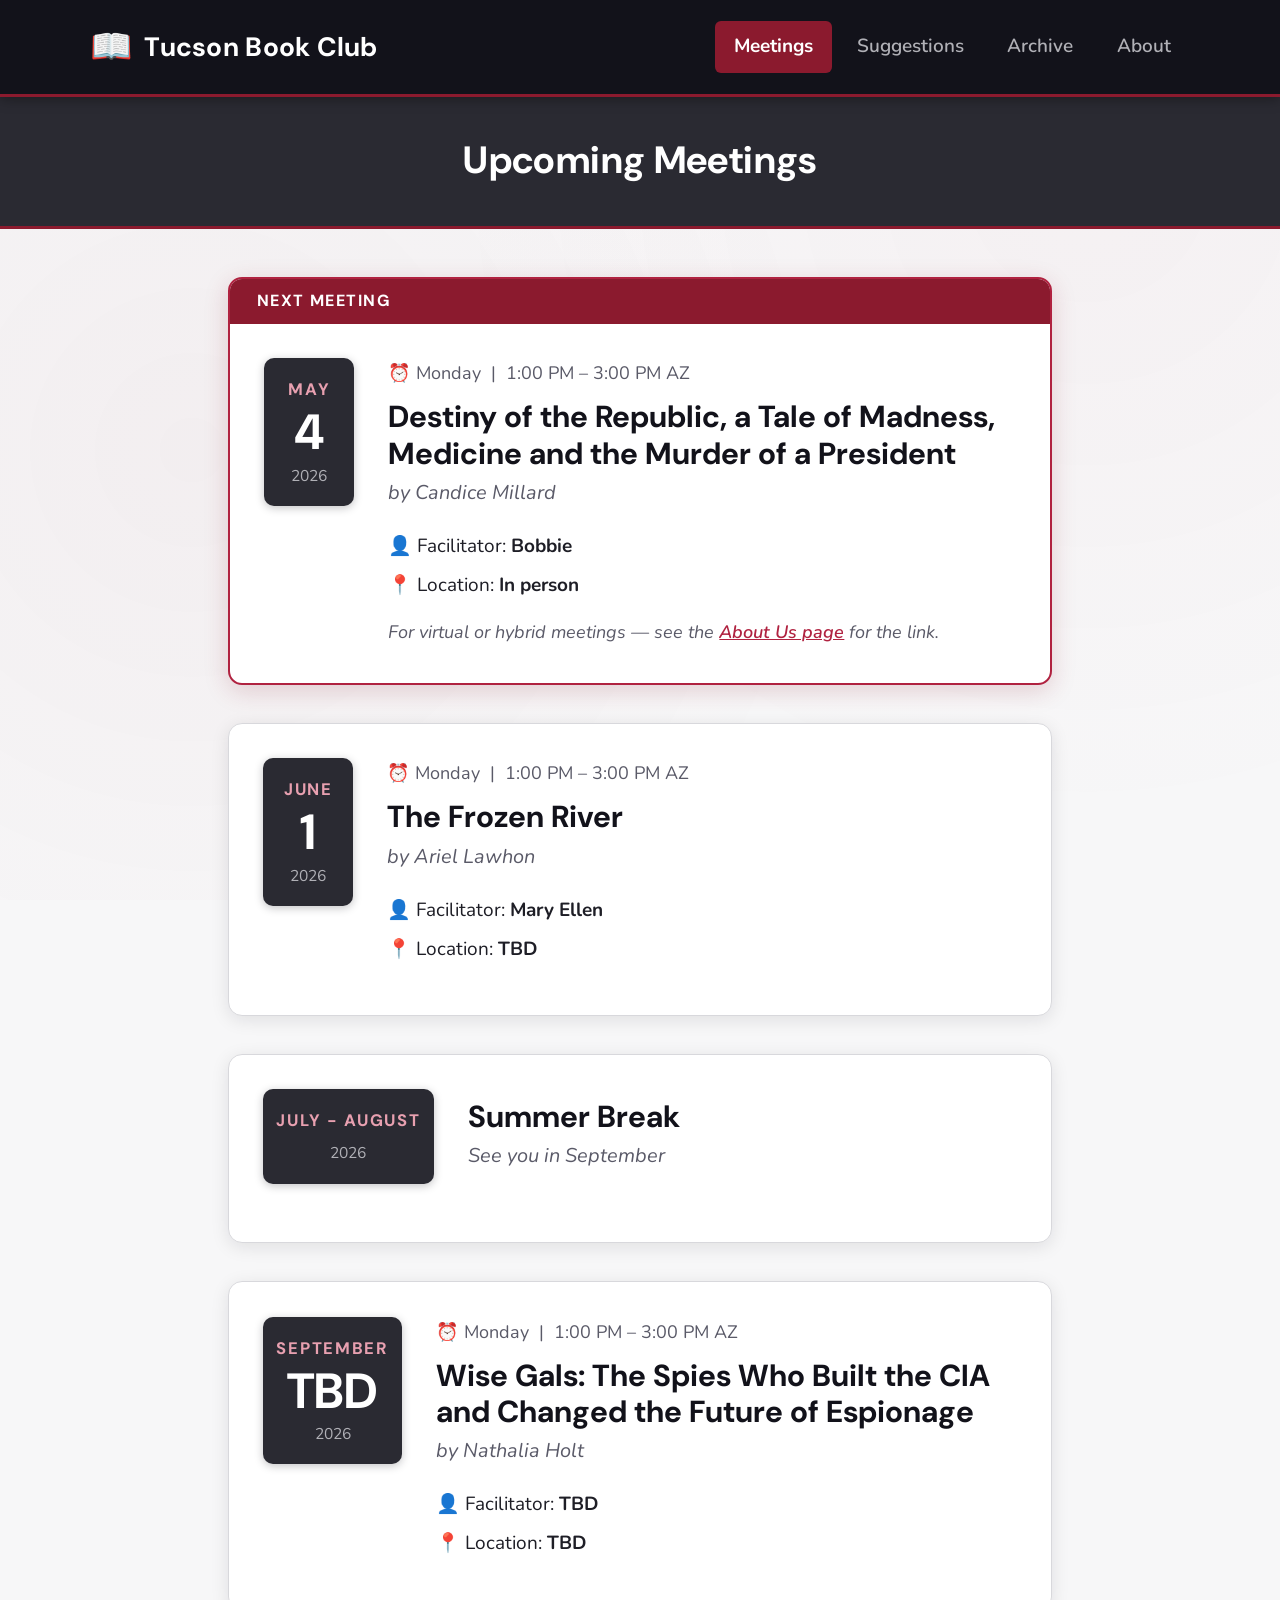
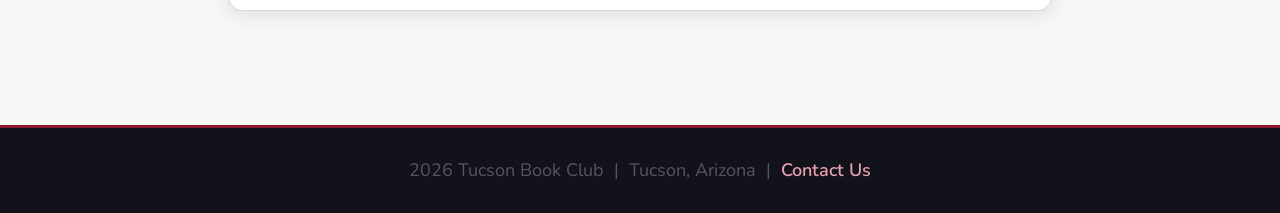
<file: index.html>
<!DOCTYPE html>
<html lang="en">
<head>
  <meta charset="UTF-8" />
  <meta name="viewport" content="width=device-width, initial-scale=1.0" />
  <title>Tucson Book Club</title>
  <link rel="stylesheet" href="style.css" />
  <link href="https://fonts.googleapis.com/css2?family=Playfair+Display:wght@400;600;700&family=Lora:ital,wght@0,400;0,500;1,400&display=swap" rel="stylesheet" />
</head>
<body>

  <!-- NAVIGATION -->
  <header>
    <div class="header-inner">
      <div class="logo">
        <span class="logo-icon">📖</span>
        <span class="logo-text">Tucson Book Club</span>
      </div>
      <nav>
        <a href="index.html" class="nav-link">Meetings</a>
        <a href="suggest.html" class="nav-link">Suggestions</a>
        <a href="archive.html" class="nav-link">Archive</a>
        <a href="about.html" class="nav-link active">About</a>
      </nav>
    </div>
  </header>

  <!-- HERO -->
  <section class="hero">
    <h1>Upcoming Meetings</h1>
   <!-- <p class="hero-sub"></p> -->
  </section>

  <!-- MEETINGS -->
  <main class="container">

    <div class="meeting-card featured">
      <div class="meeting-badge">Next Meeting</div>
      <div class="meeting-body">
        <div class="meeting-date-block">
          <span class="meeting-month">May</span>
          <span class="meeting-day">4</span>
          <span class="meeting-year">2026</span>
        </div>
        <div class="meeting-details">
          <div class="meeting-time">⏰ Monday &nbsp;|&nbsp; 1:00 PM – 3:00 PM AZ</div>
          <h2 class="book-title">Destiny of the Republic, a Tale of Madness, Medicine and the Murder of a President</h2>
          <p class="book-author">by Candice Millard</p>
          <div class="meeting-meta">
            <span class="meta-item">👤 Facilitator: <strong>Bobbie</strong></span>
            <span class="meta-item">📍 Location: <strong>In person</strong></span>
          </div>
          <p class="meeting-note">For virtual or hybrid meetings — see the <a href="about.html">About Us page</a> for the link.</p>
        </div>
      </div>
    </div>

    <div class="meeting-card">
      <div class="meeting-body">
        <div class="meeting-date-block">
          <span class="meeting-month">June</span>
          <span class="meeting-day">1</span>
          <span class="meeting-year">2026</span>
        </div>
        <div class="meeting-details">
          <div class="meeting-time">⏰ Monday &nbsp;|&nbsp; 1:00 PM – 3:00 PM AZ</div>
          <h2 class="book-title">The Frozen River</h2>
          <p class="book-author">by Ariel Lawhon</p>
          <div class="meeting-meta">
            <span class="meta-item">👤 Facilitator: <strong>Mary Ellen</strong></span>
            <span class="meta-item">📍 Location: <strong>TBD</strong></span>
          </div>
        </div>
      </div>
    </div>

    <div class="meeting-card">
      <div class="meeting-body">
        <div class="meeting-date-block">
          <span class="meeting-month">July - August</span>
          <span class="meeting-day"></span>
          <span class="meeting-year">2026</span>
        </div>
        <div class="meeting-details">
          <div class="meeting-time"></div>
          <h2 class="book-title">Summer Break</h2>
          <p class="book-author"> See you in September</p>
          <div class="meeting-meta">
           
          </div>
        </div>
      </div>
    </div>

     <div class="meeting-card">
      <div class="meeting-body">
        <div class="meeting-date-block">
          <span class="meeting-month">September</span>
          <span class="meeting-day">TBD</span>
          <span class="meeting-year">2026</span>
        </div>
        <div class="meeting-details">
          <div class="meeting-time">⏰ Monday &nbsp;|&nbsp; 1:00 PM – 3:00 PM AZ</div>
          <h2 class="book-title">Wise Gals: The Spies Who Built the CIA and Changed the Future of Espionage</h2>
          <p class="book-author">by Nathalia Holt</p>
          <div class="meeting-meta">
            <span class="meta-item">👤 Facilitator: <strong>TBD</strong></span>
            <span class="meta-item">📍 Location: <strong>TBD</strong></span>
          </div>
        </div>
      </div>
    </div>
    
  </main>

  <footer>
    <p>2026 Tucson Book Club &nbsp;|&nbsp; Tucson, Arizona &nbsp;|&nbsp; <a href="about.html">Contact Us</a></p>
  </footer>

  <script src="active-nav.js"></script>
</body>
</html>
</file>
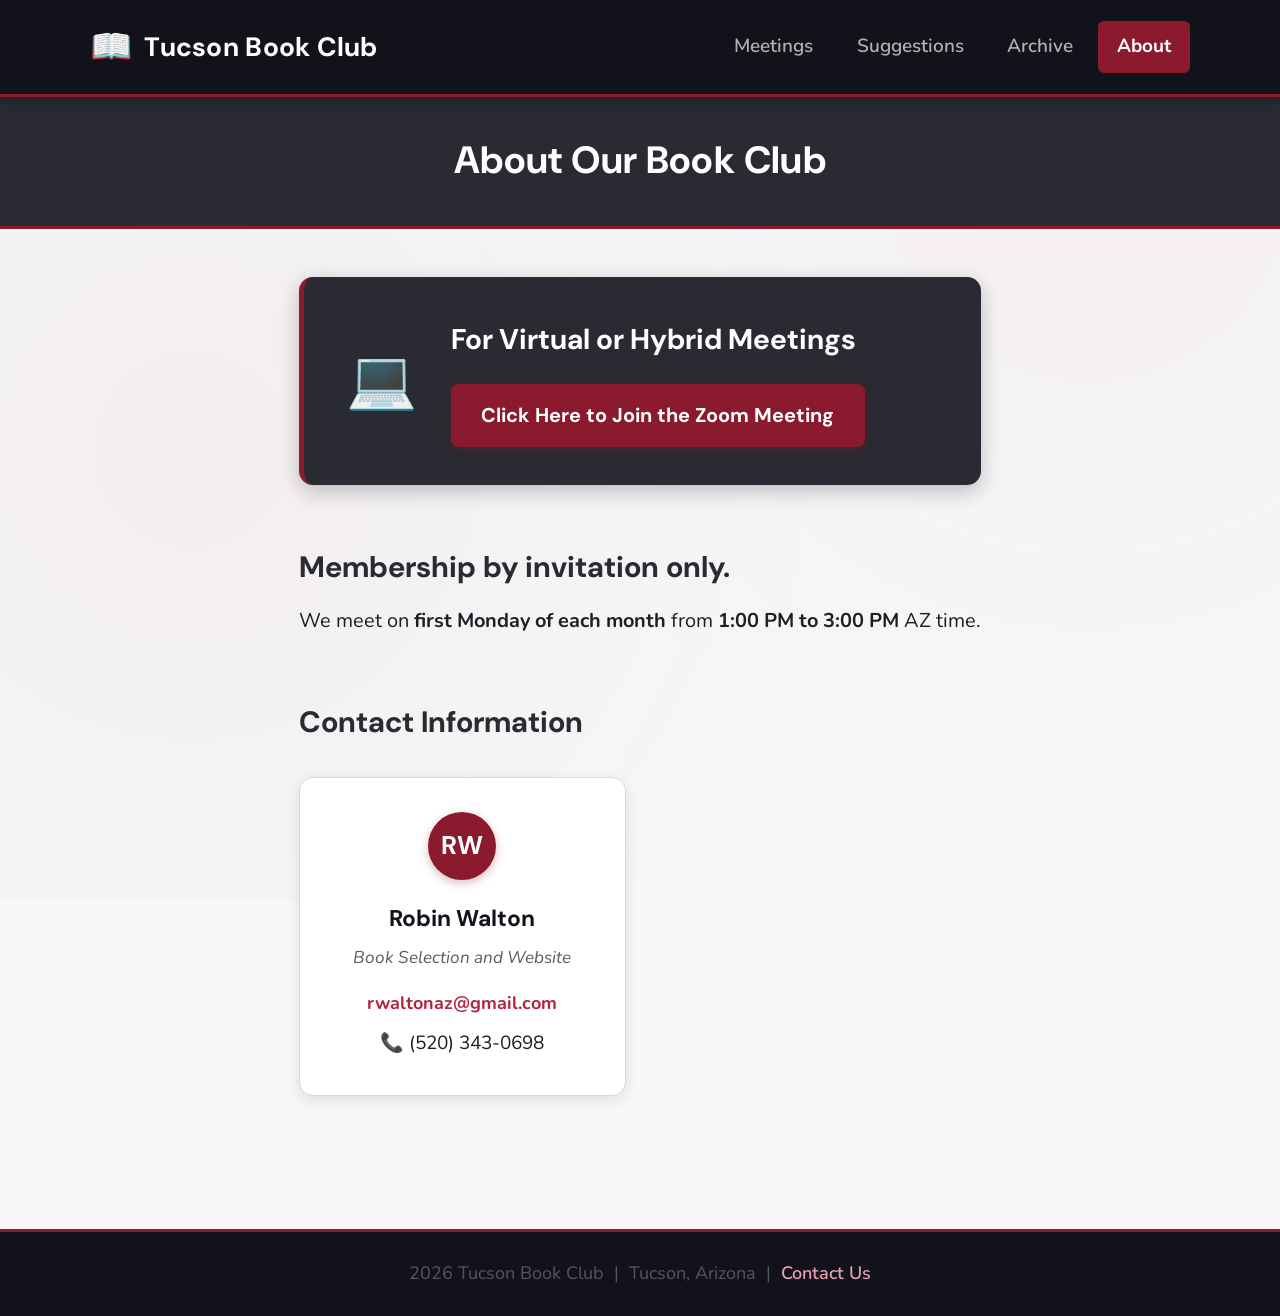
<file: about.html>
<!DOCTYPE html>
<html lang="en">
<head>
  <meta charset="UTF-8" />
  <meta name="viewport" content="width=device-width, initial-scale=1.0" />
  <title>About – Tucson Book Club</title>
  <link rel="stylesheet" href="style.css" />
  <link href="https://fonts.googleapis.com/css2?family=Playfair+Display:wght@400;600;700&family=Lora:ital,wght@0,400;0,500;1,400&display=swap" rel="stylesheet" />
</head>
<body>

  <header>
    <div class="header-inner">
      <div class="logo">
        <span class="logo-icon">📖</span>
        <span class="logo-text">Tucson Book Club</span>
      </div>
      <nav>
        <a href="index.html" class="nav-link">Meetings</a>
        <a href="suggest.html" class="nav-link">Suggestions</a>
        <a href="archive.html" class="nav-link">Archive</a>
        <a href="about.html" class="nav-link active">About</a>
      </nav>
    </div>
  </header>

  <section class="hero">
    <h1>About Our Book Club</h1>
    <p class="hero-sub"></p>
  </section>

  <main class="container">

    <!-- Zoom link -->
    <div class="zoom-card">
      <div class="zoom-icon">💻</div>
      <div class="zoom-info">
        <h2>For Virtual or Hybrid Meetings</h2>
        <p></p>
        <a href="https://us02web.zoom.us/j/89806536662?pwd=qfnOGlGRNMkGeJp8zbqNefHfnOcWbJ.1" target="_blank" class="zoom-link-btn">
          Click Here to Join the Zoom Meeting
        </a>
      <!--  <p class="zoom-id">Meeting ID: <strong>123 456 789</strong> &nbsp;|&nbsp; Passcode: <strong>ReadMore</strong></p>-->
      </div>
    </div>

    <!-- About description -->
    <div class="about-section">
      <h2 class="section-title">Membership by invitation only.</h2>
      <div class="about-text">
       <p>We meet on <strong>first Monday of each month</strong> from <strong>1:00 PM to 3:00 PM</strong> AZ time.</p>
      </div>
    </div>

    <!-- Contact members -->
    <div class="about-section">
      <h2 class="section-title">Contact Information</h2>
      <p class="section-note"></p>

      <div class="contact-grid">

        <div class="contact-card">
          <div class="contact-avatar">RW</div>
          <h3 class="contact-name">Robin Walton</h3>
          <p class="contact-role">Book Selection and Website</p>
          <a href="mailto:rwaltonaz@gmail.com" class="contact-email">rwaltonaz@gmail.com</a>
          <p class="contact-phone">📞 (520) 343-0698</p>
        </div>
<!--
        <div class="contact-card">
          <div class="contact-avatar">DC</div>
          <h3 class="contact-name">Dorothy Chen</h3>
          <p class="contact-role">Meeting Scheduler</p>
          <a href="mailto:xxx@email.com" class="contact-email">xxx@email.com</a>
          <p class="contact-phone">📞 (520) 555-0142</p>
        </div>

        <div class="contact-card">
          <div class="contact-avatar">MS</div>
          <h3 class="contact-name">TBD</h3>
          <p class="contact-role">TBD</p>
          <a href="mailto:xxx@email.com" class="contact-email">xxx@email.com</a>
          <p class="contact-phone">📞 (520) 555-0178 cell</p>
        -->
        </div>

      </div>
    </div>

  </main>

  <footer>
    <p>2026 Tucson Book Club &nbsp;|&nbsp; Tucson, Arizona &nbsp;|&nbsp; <a href="about.html">Contact Us</a></p>
  </footer>

  <script src="active-nav.js"></script>
</body>
</html>
</file>
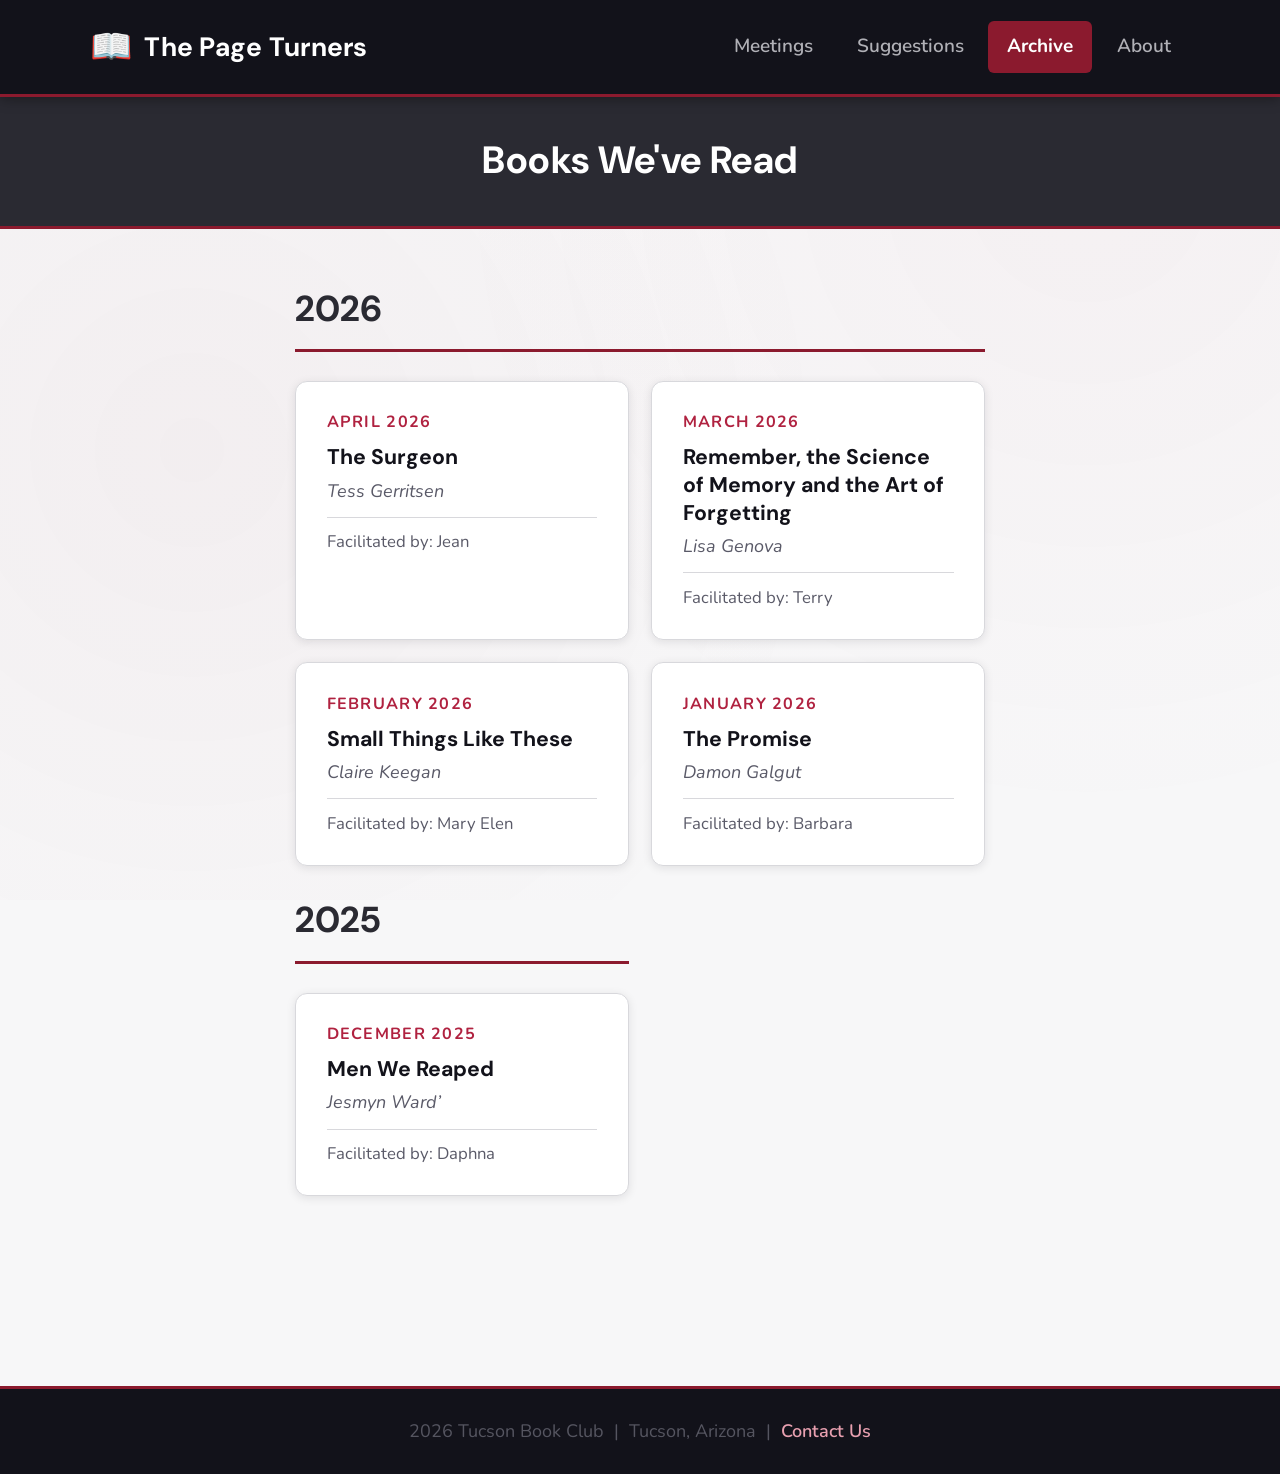
<file: archive.html>
<!DOCTYPE html>
<html lang="en">
<head>
  <meta charset="UTF-8" />
  <meta name="viewport" content="width=device-width, initial-scale=1.0" />
  <title>Past Books – Tucson Book Club</title>
  <link rel="stylesheet" href="style.css" />
  <link href="https://fonts.googleapis.com/css2?family=Playfair+Display:wght@400;600;700&family=Lora:ital,wght@0,400;0,500;1,400&display=swap" rel="stylesheet" />
</head>
<body>

  <header>
    <div class="header-inner">
      <div class="logo">
        <span class="logo-icon">📖</span>
        <span class="logo-text">The Page Turners</span>
      </div>
      <nav>
         <a href="index.html" class="nav-link">Meetings</a>
        <a href="suggest.html" class="nav-link">Suggestions</a>
        <a href="archive.html" class="nav-link">Archive</a>
        <a href="about.html" class="nav-link active">About</a>
      </nav>
    </div>
  </header>

  <section class="hero">
    <h1>Books We've Read</h1>
    <p class="hero-sub"></p>
  </section>

  <main class="container">

    <div class="archive-year-group">
      <h2 class="year-heading">2026</h2>
      <div class="archive-grid">
<!--
         <div class="archive-card">
          <div class="archive-month">May 2026</div>
          <h3 class="archive-title">Title</h3>
          <p class="archive-author">Author</p>
          <p class="archive-facilitator">Facilitated by: Name</p> 
        </div>
-->
        <div class="archive-card">
          <div class="archive-month">April 2026</div>
          <h3 class="archive-title">The Surgeon</h3>
          <p class="archive-author">Tess Gerritsen</p>
          <p class="archive-facilitator">Facilitated by: Jean</p>
        </div>

        <div class="archive-card">
          <div class="archive-month">March 2026</div>
          <h3 class="archive-title">Remember, the Science of Memory and the Art of Forgetting</h3>
          <p class="archive-author">Lisa Genova</p>
          <p class="archive-facilitator">Facilitated by: Terry</p>
        </div>

        <div class="archive-card">
          <div class="archive-month">February 2026</div>
          <h3 class="archive-title">Small Things Like These</h3>
          <p class="archive-author">Claire Keegan</p>
          <p class="archive-facilitator">Facilitated by: Mary Elen</p>
        </div>

        <div class="archive-card">
          <div class="archive-month">January 2026</div>
          <h3 class="archive-title">The Promise</h3>
          <p class="archive-author">Damon Galgut</p>
          <p class="archive-facilitator">Facilitated by: Barbara</p>
        </div>
        
         <div class="archive-year-group">
      <h2 class="year-heading">2025</h2>
      <div class="archive-grid">

        <div class="archive-card">
          <div class="archive-month">December 2025</div>
          <h3 class="archive-title">Men We Reaped</h3>
          <p class="archive-author">Jesmyn Ward’</p>
          <p class="archive-facilitator">Facilitated by: Daphna</p>
        </div>

      </div>
    </div>

  </main>

  <footer>
    <p>2026 Tucson Book Club &nbsp;|&nbsp; Tucson, Arizona &nbsp;|&nbsp; <a href="about.html">Contact Us</a></p>
  </footer>

  <script src="active-nav.js"></script>
</body>
</html>
</file>
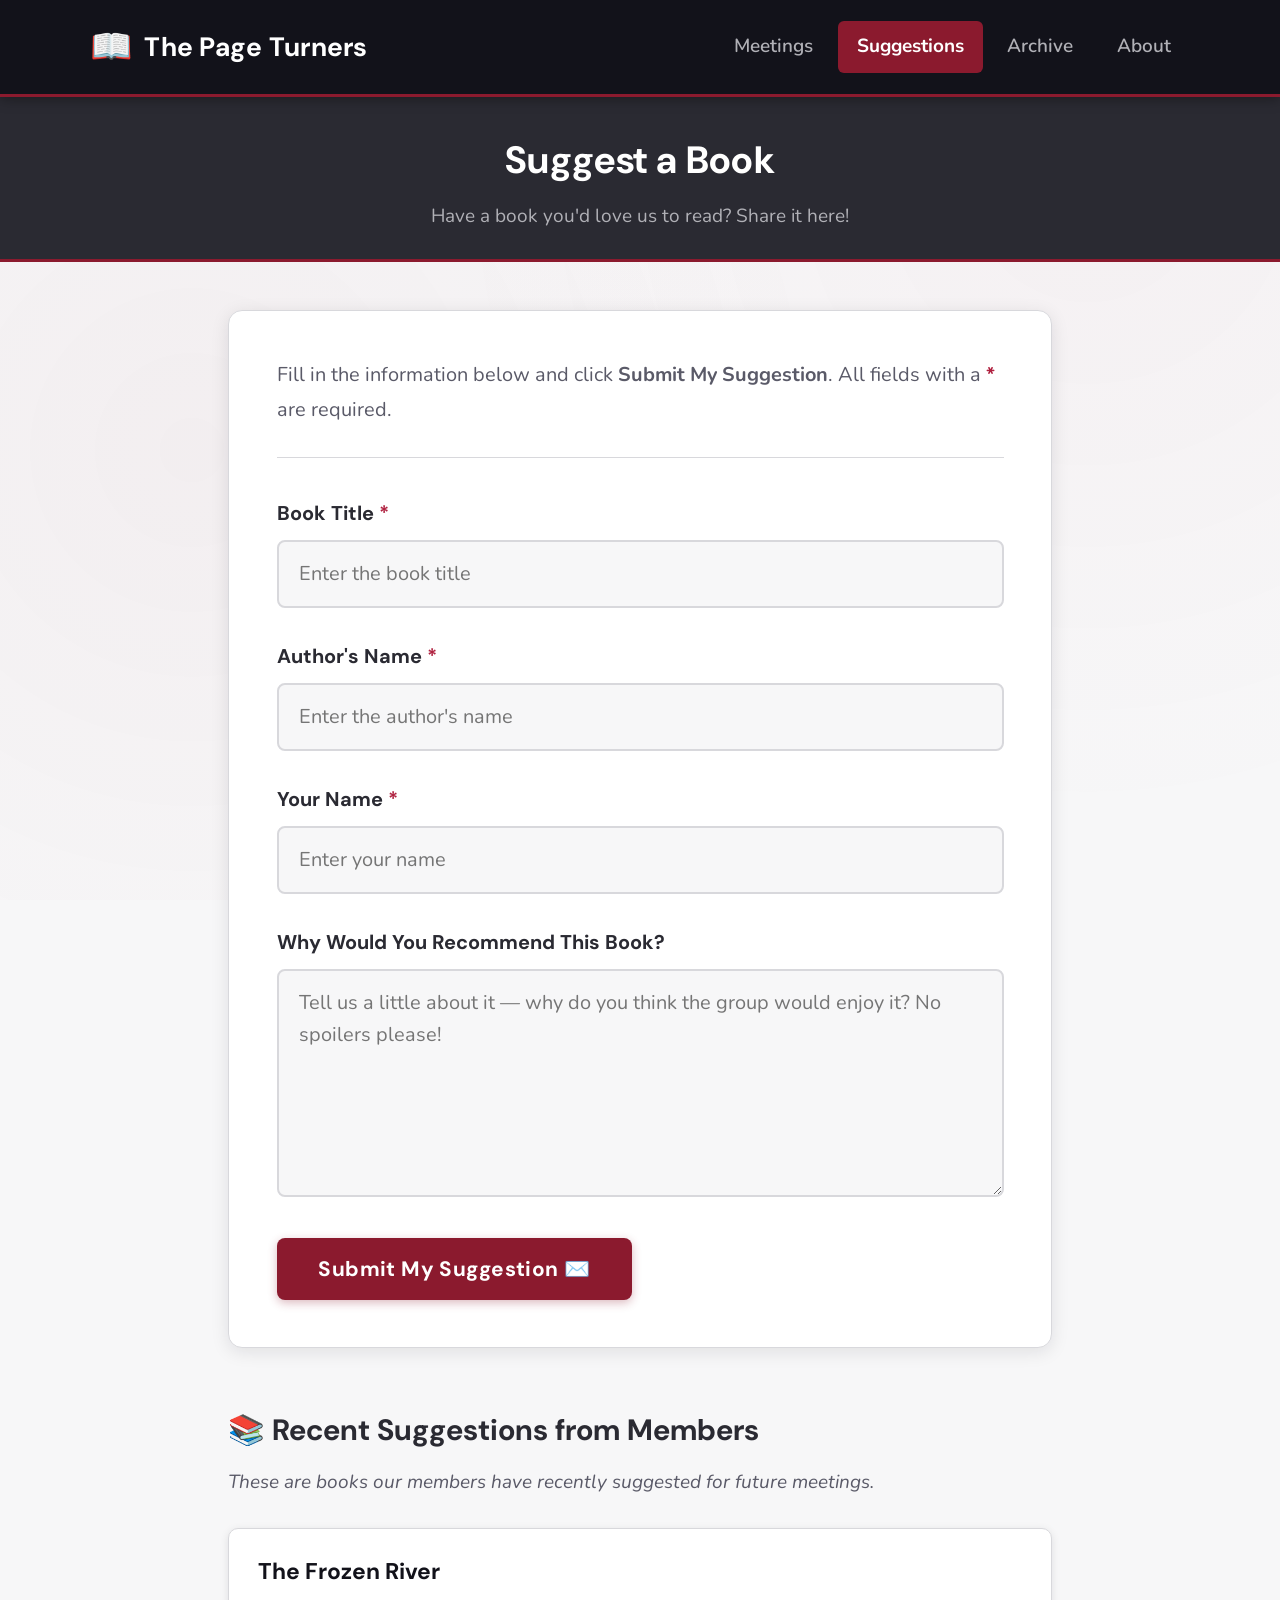
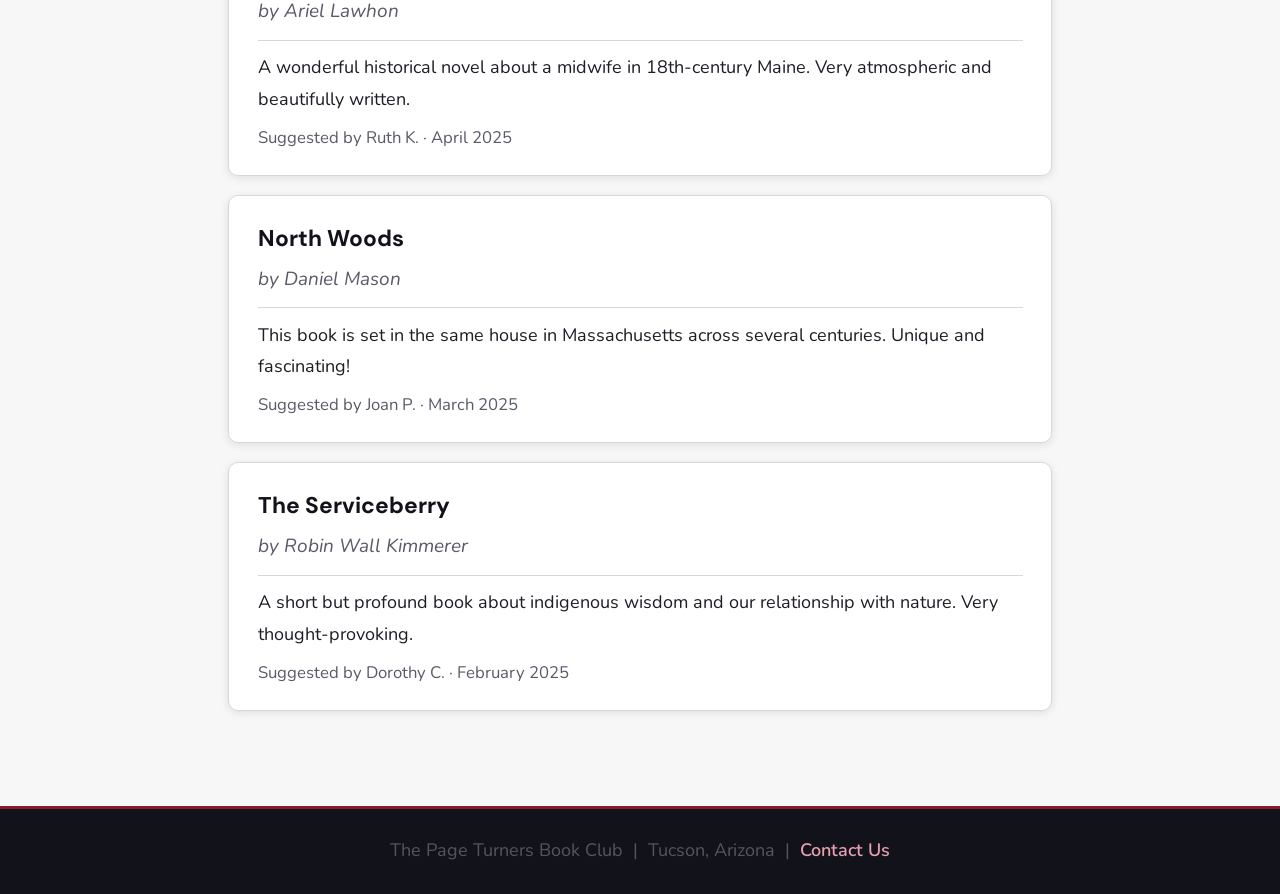
<file: suggest.html>
<!DOCTYPE html>
<html lang="en">
<head>
  <meta charset="UTF-8" />
  <meta name="viewport" content="width=device-width, initial-scale=1.0" />
  <title>Suggest a Book – The Page Turners</title>
  <link rel="stylesheet" href="style.css" />
  <link href="https://fonts.googleapis.com/css2?family=Playfair+Display:wght@400;600;700&family=Lora:ital,wght@0,400;0,500;1,400&display=swap" rel="stylesheet" />
</head>
<body>

  <header>
    <div class="header-inner">
      <div class="logo">
        <span class="logo-icon">📖</span>
        <span class="logo-text">The Page Turners</span>
      </div>
      <nav>
         <a href="index.html" class="nav-link">Meetings</a>
        <a href="suggest.html" class="nav-link">Suggestions</a>
        <a href="archive.html" class="nav-link">Archive</a>
        <a href="about.html" class="nav-link active">About</a>
      </nav>
    </div>
  </header>

  <section class="hero">
    <h1>Suggest a Book</h1>
    <p class="hero-sub">Have a book you'd love us to read? Share it here!</p>
  </section>

  <main class="container">

    <div class="form-card">
      <p class="form-intro">Fill in the information below and click <strong>Submit My Suggestion</strong>. All fields with a <span class="required-star">*</span> are required.</p>

      <form id="suggest-form" onsubmit="submitForm(event)">

        <div class="form-group">
          <label for="book-title">Book Title <span class="required-star">*</span></label>
          <input type="text" id="book-title" name="book-title" placeholder="Enter the book title" required />
        </div>

        <div class="form-group">
          <label for="book-author">Author's Name <span class="required-star">*</span></label>
          <input type="text" id="book-author" name="book-author" placeholder="Enter the author's name" required />
        </div>

        <div class="form-group">
          <label for="your-name">Your Name <span class="required-star">*</span></label>
          <input type="text" id="your-name" name="your-name" placeholder="Enter your name" required />
        </div>

        <div class="form-group">
          <label for="book-notes">Why Would You Recommend This Book?</label>
          <textarea id="book-notes" name="book-notes" rows="6" placeholder="Tell us a little about it — why do you think the group would enjoy it? No spoilers please!"></textarea>
        </div>

        <button type="submit" class="btn-primary">Submit My Suggestion ✉️</button>

      </form>

      <!-- Success message (hidden until form submitted) -->
      <div id="success-message" class="success-box" style="display:none;">
        <div class="success-icon">✅</div>
        <h2>Thank You!</h2>
        <p>Your book suggestion has been received. The club coordinators will review it for a future meeting.</p>
        <button class="btn-secondary" onclick="resetForm()">Submit Another Suggestion</button>
      </div>

    </div>

    <!-- Existing suggestions display -->
    <div class="suggestions-section">
      <h2 class="section-title">📚 Recent Suggestions from Members</h2>
      <p class="section-note">These are books our members have recently suggested for future meetings.</p>
      <div id="suggestions-list">
        <!-- Suggestions populated by JS -->
      </div>
    </div>

  </main>

  <footer>
    <p>The Page Turners Book Club &nbsp;|&nbsp; Tucson, Arizona &nbsp;|&nbsp; <a href="about.html">Contact Us</a></p>
  </footer>

  <script src="suggest.js"></script>
  <script src="active-nav.js"></script>
</body>
</html>
</file>
<file: style.css>
/* =============================================
   THE PAGE TURNERS BOOK CLUB — STYLESHEET
   Clean sans-serif design, senior-friendly
   Black, grey, white with deep red & pink accents
   ============================================= */

@import url('https://fonts.googleapis.com/css2?family=DM+Sans:wght@400;500;600;700&family=Nunito:wght@400;600;700&display=swap');

/* --- CSS Variables --- */
:root {
  --white:        #ffffff;
  --off-white:    #f7f7f8;
  --grey-light:   #e8e8ea;
  --grey-mid:     #b0b0b6;
  --grey-dark:    #555560;
  --charcoal:     #2a2a32;
  --black:        #12121a;
  --red-deep:     #8b1a2e;
  --red-mid:      #b02240;
  --pink-soft:    #e8a0b0;
  --pink-light:   #f5dde3;
  --text-main:    #1e1e26;
  --text-muted:   #5a5a68;
  --border:       #d8d8dc;
  --shadow:       rgba(18, 18, 26, 0.10);
  --font-display: 'DM Sans', 'Segoe UI', Arial, sans-serif;
  --font-body:    'Nunito', 'Segoe UI', Arial, sans-serif;
}

/* --- Reset & Base --- */
*, *::before, *::after { box-sizing: border-box; margin: 0; padding: 0; }

html {
  font-size: 19px;
  scroll-behavior: smooth;
}

body {
  font-family: var(--font-body);
  background-color: var(--off-white);
  color: var(--text-main);
  line-height: 1.75;
  min-height: 100vh;
  display: flex;
  flex-direction: column;
}

/* Subtle background */
body::before {
  content: '';
  position: fixed;
  inset: 0;
  background-image:
    radial-gradient(circle at 15% 50%, rgba(139,26,46,0.04) 0%, transparent 55%),
    radial-gradient(circle at 85% 20%, rgba(176,34,64,0.03) 0%, transparent 50%);
  pointer-events: none;
  z-index: 0;
}

main, header, footer, section {
  position: relative;
  z-index: 1;
}

/* --- Header / Navigation --- */
header {
  background: var(--black);
  padding: 0 2rem;
  box-shadow: 0 2px 12px rgba(0,0,0,0.35);
  position: sticky;
  top: 0;
  z-index: 100;
  border-bottom: 3px solid var(--red-deep);
}

.header-inner {
  max-width: 1100px;
  margin: 0 auto;
  display: flex;
  align-items: center;
  justify-content: space-between;
  gap: 1rem;
  flex-wrap: wrap;
  padding: 0.9rem 0;
}

.logo {
  display: flex;
  align-items: center;
  gap: 0.6rem;
}

.logo-icon { font-size: 1.8rem; }

.logo-text {
  font-family: var(--font-display);
  font-size: 1.4rem;
  font-weight: 700;
  color: var(--white);
  letter-spacing: 0.01em;
  white-space: nowrap;
}

nav {
  display: flex;
  flex-wrap: wrap;
  gap: 0.3rem;
}

.nav-link {
  font-family: var(--font-body);
  font-size: 1rem;
  font-weight: 600;
  color: var(--grey-mid);
  text-decoration: none;
  padding: 0.5rem 1rem;
  border-radius: 6px;
  transition: background 0.2s, color 0.2s;
  white-space: nowrap;
}

.nav-link:hover {
  background: rgba(255,255,255,0.1);
  color: var(--white);
}

.nav-link.active {
  background: var(--red-deep);
  color: var(--white);
  font-weight: 700;
}

/* --- Hero Banner (shorter) --- */
.hero {
  background: var(--charcoal);
  color: var(--white);
  text-align: center;
  padding: 1.6rem 2rem 1.4rem;
  border-bottom: 3px solid var(--red-deep);
  position: relative;
  overflow: hidden;
}

.hero h1 {
  font-family: var(--font-display);
  font-size: 2rem;
  font-weight: 700;
  letter-spacing: 0.01em;
  margin-bottom: 0.3rem;
  color: var(--white);
}

.hero-sub {
  font-size: 1rem;
  color: var(--grey-mid);
  max-width: 580px;
  margin: 0 auto;
}

/* --- Container --- */
.container {
  max-width: 900px;
  margin: 0 auto;
  padding: 2.5rem 2rem 4rem;
  flex: 1;
}

/* --- Meeting Cards --- */
.meeting-card {
  background: var(--white);
  border: 1.5px solid var(--border);
  border-radius: 14px;
  margin-bottom: 2rem;
  box-shadow: 0 4px 18px var(--shadow);
  overflow: hidden;
  transition: box-shadow 0.2s, transform 0.2s;
}

.meeting-card:hover {
  box-shadow: 0 8px 28px rgba(18,18,26,0.16);
  transform: translateY(-2px);
}

.meeting-card.featured {
  border-color: var(--red-mid);
  border-width: 2px;
  box-shadow: 0 6px 24px rgba(139,26,46,0.18);
}

.meeting-badge {
  background: var(--red-deep);
  color: var(--white);
  font-family: var(--font-display);
  font-size: 0.85rem;
  font-weight: 700;
  letter-spacing: 0.09em;
  text-transform: uppercase;
  padding: 0.45rem 1.4rem;
}

.meeting-body {
  display: flex;
  gap: 1.8rem;
  padding: 1.8rem;
  align-items: flex-start;
}

.meeting-date-block {
  background: var(--charcoal);
  color: white;
  border-radius: 10px;
  min-width: 90px;
  text-align: center;
  padding: 0.9rem 0.7rem;
  flex-shrink: 0;
  box-shadow: 0 2px 8px rgba(18,18,26,0.25);
}

.meeting-month {
  display: block;
  font-family: var(--font-display);
  font-size: 0.88rem;
  font-weight: 700;
  text-transform: uppercase;
  letter-spacing: 0.1em;
  color: var(--pink-soft);
}

.meeting-day {
  display: block;
  font-family: var(--font-display);
  font-size: 2.6rem;
  font-weight: 700;
  line-height: 1;
  margin: 0.2rem 0;
  color: var(--white);
}

.meeting-year {
  display: block;
  font-size: 0.82rem;
  color: var(--grey-mid);
}

.meeting-details { flex: 1; }

.meeting-time {
  font-size: 0.95rem;
  color: var(--text-muted);
  margin-bottom: 0.5rem;
}

.book-title {
  font-family: var(--font-display);
  font-size: 1.6rem;
  font-weight: 700;
  color: var(--black);
  line-height: 1.2;
  margin-bottom: 0.2rem;
}

.book-author {
  font-size: 1.05rem;
  color: var(--text-muted);
  font-style: italic;
  margin-bottom: 1rem;
}

.meeting-meta {
  display: flex;
  flex-direction: column;
  gap: 0.3rem;
  margin-bottom: 0.8rem;
}

.meta-item {
  font-size: 1rem;
  color: var(--text-main);
}

.meeting-note {
  font-size: 0.95rem;
  color: var(--text-muted);
  font-style: italic;
}

.meeting-note a {
  color: var(--red-mid);
  font-weight: 600;
}

/* --- Suggest Form --- */
.form-card {
  background: var(--white);
  border: 1.5px solid var(--border);
  border-radius: 14px;
  padding: 2.5rem;
  box-shadow: 0 4px 18px var(--shadow);
  margin-bottom: 3rem;
}

.form-intro {
  font-size: 1.05rem;
  color: var(--text-muted);
  margin-bottom: 2rem;
  padding-bottom: 1.5rem;
  border-bottom: 1px solid var(--border);
}

.required-star { color: var(--red-mid); font-weight: 700; }

.form-group {
  margin-bottom: 1.6rem;
}

label {
  display: block;
  font-size: 1.05rem;
  font-weight: 700;
  color: var(--charcoal);
  margin-bottom: 0.5rem;
  font-family: var(--font-display);
}

input[type="text"],
textarea {
  width: 100%;
  padding: 0.85rem 1.1rem;
  font-family: var(--font-body);
  font-size: 1.05rem;
  color: var(--text-main);
  background: var(--off-white);
  border: 2px solid var(--border);
  border-radius: 8px;
  transition: border-color 0.2s, box-shadow 0.2s;
  line-height: 1.6;
}

input[type="text"]:focus,
textarea:focus {
  outline: none;
  border-color: var(--red-mid);
  box-shadow: 0 0 0 3px rgba(176,34,64,0.12);
}

textarea { resize: vertical; }

.btn-primary {
  display: inline-block;
  background: var(--red-deep);
  color: var(--white);
  font-family: var(--font-display);
  font-size: 1.1rem;
  font-weight: 700;
  padding: 0.9rem 2.2rem;
  border: none;
  border-radius: 8px;
  cursor: pointer;
  transition: background 0.2s, transform 0.15s, box-shadow 0.2s;
  box-shadow: 0 3px 10px rgba(139,26,46,0.3);
  letter-spacing: 0.02em;
}

.btn-primary:hover {
  background: var(--red-mid);
  transform: translateY(-1px);
  box-shadow: 0 5px 16px rgba(139,26,46,0.35);
}

.btn-secondary {
  display: inline-block;
  background: var(--charcoal);
  color: var(--white);
  font-family: var(--font-display);
  font-size: 1.05rem;
  font-weight: 700;
  padding: 0.75rem 1.8rem;
  border: none;
  border-radius: 8px;
  cursor: pointer;
  margin-top: 1rem;
  transition: background 0.2s;
}

.btn-secondary:hover { background: var(--black); }

/* Success box */
.success-box {
  text-align: center;
  padding: 2rem 1rem;
}
.success-icon { font-size: 3rem; margin-bottom: 0.5rem; }
.success-box h2 {
  font-family: var(--font-display);
  font-size: 1.8rem;
  color: var(--charcoal);
  margin-bottom: 0.6rem;
}
.success-box p { font-size: 1.05rem; color: var(--text-muted); }

/* Suggestions list */
.suggestions-section { margin-top: 1rem; }

.section-title {
  font-family: var(--font-display);
  font-size: 1.55rem;
  font-weight: 700;
  color: var(--charcoal);
  margin-bottom: 0.5rem;
}

.section-note {
  color: var(--text-muted);
  font-style: italic;
  margin-bottom: 1.5rem;
  font-size: 1rem;
}

.suggestion-item {
  background: var(--white);
  border: 1.5px solid var(--border);
  border-radius: 10px;
  padding: 1.2rem 1.5rem;
  margin-bottom: 1rem;
  box-shadow: 0 2px 8px var(--shadow);
}

.suggestion-item h3 {
  font-family: var(--font-display);
  font-size: 1.2rem;
  font-weight: 700;
  color: var(--black);
  margin-bottom: 0.2rem;
}

.suggestion-item .s-author {
  font-style: italic;
  color: var(--text-muted);
  margin-bottom: 0.4rem;
}

.suggestion-item .s-notes {
  font-size: 0.95rem;
  color: var(--text-main);
  border-top: 1px solid var(--border);
  padding-top: 0.6rem;
  margin-top: 0.6rem;
}

.suggestion-item .s-suggested-by {
  font-size: 0.88rem;
  color: var(--text-muted);
  margin-top: 0.4rem;
}

/* --- Archive --- */
.archive-year-group { margin-bottom: 3rem; }

.year-heading {
  font-family: var(--font-display);
  font-size: 1.9rem;
  font-weight: 700;
  color: var(--charcoal);
  border-bottom: 3px solid var(--red-deep);
  padding-bottom: 0.5rem;
  margin-bottom: 1.5rem;
}

.archive-grid {
  display: grid;
  grid-template-columns: repeat(auto-fill, minmax(260px, 1fr));
  gap: 1.2rem;
}

.archive-card {
  background: var(--white);
  border: 1.5px solid var(--border);
  border-radius: 12px;
  padding: 1.4rem 1.6rem;
  box-shadow: 0 2px 10px var(--shadow);
  transition: box-shadow 0.2s, transform 0.2s;
}

.archive-card:hover {
  box-shadow: 0 5px 18px rgba(18,18,26,0.15);
  transform: translateY(-2px);
}

.archive-month {
  font-size: 0.85rem;
  text-transform: uppercase;
  letter-spacing: 0.08em;
  color: var(--red-mid);
  font-weight: 700;
  margin-bottom: 0.4rem;
}

.archive-title {
  font-family: var(--font-display);
  font-size: 1.12rem;
  font-weight: 700;
  color: var(--black);
  margin-bottom: 0.2rem;
  line-height: 1.3;
}

.archive-author {
  font-style: italic;
  color: var(--text-muted);
  font-size: 0.95rem;
  margin-bottom: 0.5rem;
}

.archive-facilitator {
  font-size: 0.88rem;
  color: var(--text-muted);
  border-top: 1px solid var(--border);
  padding-top: 0.5rem;
  margin-top: 0.5rem;
}

/* --- About Page --- */
.about-section {
  margin-bottom: 3rem;
}

.about-text p {
  margin-bottom: 1.1rem;
  font-size: 1.05rem;
  max-width: 760px;
  line-height: 1.85;
}

/* Zoom card */
.zoom-card {
  background: var(--charcoal);
  color: white;
  border-radius: 14px;
  padding: 2rem 2.2rem;
  display: flex;
  align-items: center;
  gap: 1.8rem;
  margin-bottom: 3rem;
  box-shadow: 0 6px 20px rgba(18,18,26,0.25);
  border-left: 5px solid var(--red-deep);
}

.zoom-icon { font-size: 3rem; flex-shrink: 0; }

.zoom-info h2 {
  font-family: var(--font-display);
  font-size: 1.5rem;
  font-weight: 700;
  margin-bottom: 0.4rem;
}

.zoom-info p {
  font-size: 1rem;
  color: var(--grey-mid);
  margin-bottom: 1rem;
}

.zoom-link-btn {
  display: inline-block;
  background: var(--red-deep);
  color: var(--white);
  font-family: var(--font-display);
  font-size: 1.05rem;
  font-weight: 700;
  padding: 0.75rem 1.6rem;
  border-radius: 8px;
  text-decoration: none;
  transition: background 0.2s, transform 0.15s;
  box-shadow: 0 2px 8px rgba(139,26,46,0.35);
}

.zoom-link-btn:hover {
  background: var(--red-mid);
  transform: translateY(-1px);
}

.zoom-id {
  margin-top: 0.8rem !important;
  font-size: 0.95rem !important;
  color: var(--grey-mid) !important;
  opacity: 1 !important;
}

/* Contact grid */
.contact-grid {
  display: grid;
  grid-template-columns: repeat(auto-fill, minmax(250px, 1fr));
  gap: 1.5rem;
  margin-top: 1.5rem;
}

.contact-card {
  background: var(--white);
  border: 1.5px solid var(--border);
  border-radius: 14px;
  padding: 1.8rem;
  text-align: center;
  box-shadow: 0 4px 14px var(--shadow);
  transition: box-shadow 0.2s, transform 0.2s;
}

.contact-card:hover {
  box-shadow: 0 6px 22px rgba(18,18,26,0.15);
  transform: translateY(-2px);
}

.contact-avatar {
  width: 68px;
  height: 68px;
  background: var(--red-deep);
  color: var(--white);
  border-radius: 50%;
  display: flex;
  align-items: center;
  justify-content: center;
  font-family: var(--font-display);
  font-size: 1.35rem;
  font-weight: 700;
  margin: 0 auto 1rem;
  box-shadow: 0 3px 10px rgba(139,26,46,0.3);
}

.contact-name {
  font-family: var(--font-display);
  font-size: 1.2rem;
  font-weight: 700;
  color: var(--black);
  margin-bottom: 0.2rem;
}

.contact-role {
  font-size: 0.9rem;
  color: var(--text-muted);
  font-style: italic;
  margin-bottom: 0.8rem;
}

.contact-email {
  display: block;
  color: var(--red-mid);
  font-weight: 700;
  text-decoration: none;
  font-size: 0.95rem;
  word-break: break-all;
  margin-bottom: 0.4rem;
}

.contact-email:hover { text-decoration: underline; }

.contact-phone {
  font-size: 1rem;
  color: var(--text-main);
  margin-top: 0.3rem;
}

/* --- Footer --- */
footer {
  background: var(--black);
  color: var(--grey-dark);
  text-align: center;
  padding: 1.4rem 2rem;
  font-size: 0.95rem;
  margin-top: auto;
  border-top: 3px solid var(--red-deep);
}

footer a {
  color: var(--pink-soft);
  text-decoration: none;
  font-weight: 600;
}

footer a:hover { text-decoration: underline; }

/* --- Links --- */
a { color: var(--red-mid); }

/* --- Responsive --- */
@media (max-width: 700px) {
  html { font-size: 18px; }

  .header-inner { flex-direction: column; align-items: flex-start; }

  nav { gap: 0.2rem; }
  .nav-link { font-size: 0.92rem; padding: 0.45rem 0.75rem; }

  .hero { padding: 1.2rem 1.5rem 1rem; }
  .hero h1 { font-size: 1.65rem; }

  .meeting-body { flex-direction: column; gap: 1rem; }
  .meeting-date-block { min-width: unset; width: 90px; }

  .zoom-card { flex-direction: column; text-align: center; border-left: none; border-top: 5px solid var(--red-deep); }

  .form-card { padding: 1.5rem; }

  .container { padding: 1.5rem 1rem 3rem; }
}

@media (max-width: 480px) {
  .logo-text { font-size: 1.2rem; }
  .hero h1 { font-size: 1.45rem; }
}
</file>
